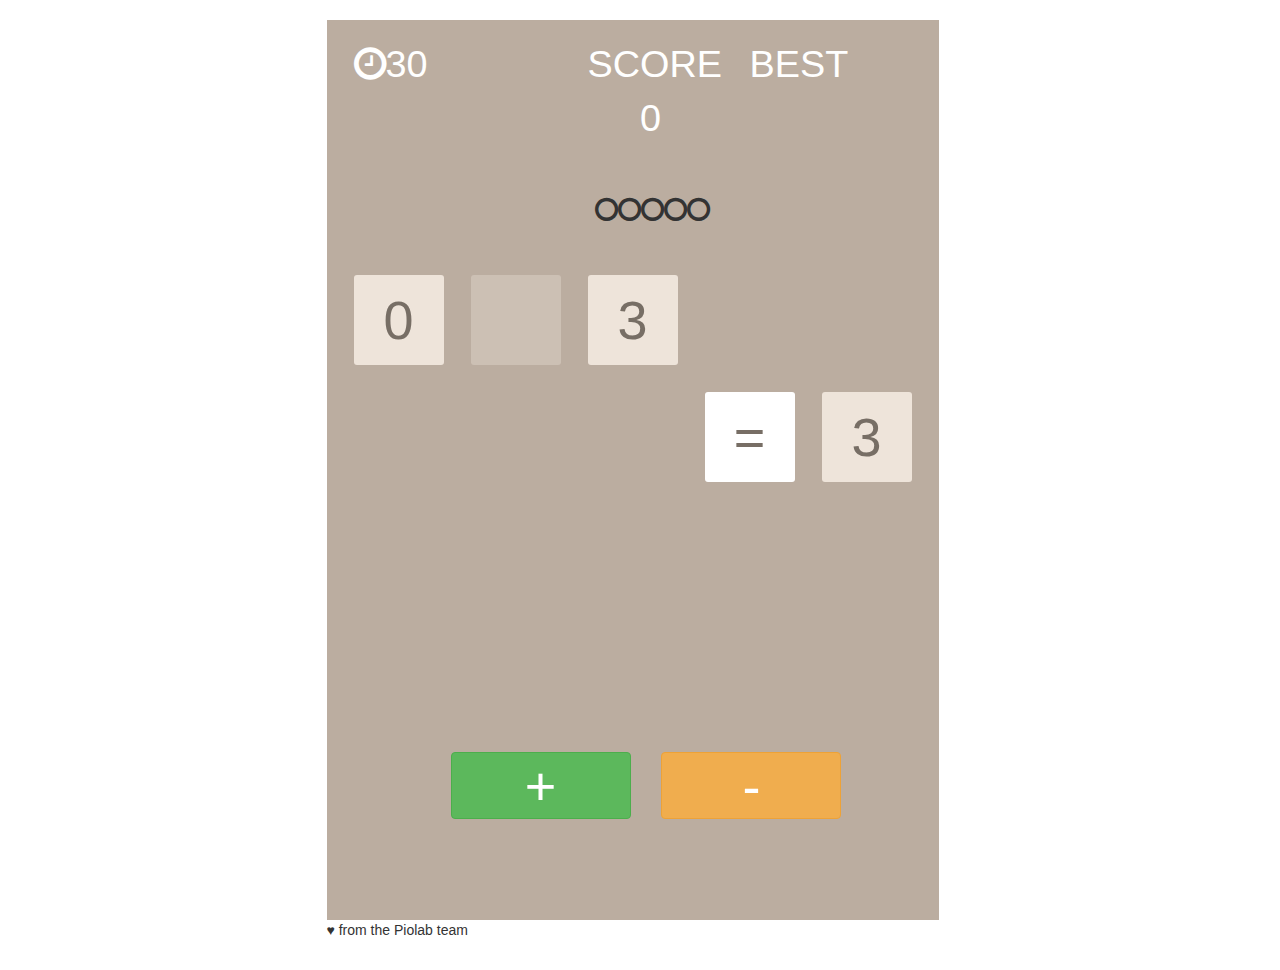
<file: index.html>
<!doctype html><!--[if lt IE 7]>      <html class="no-js lt-ie9 lt-ie8 lt-ie7"> <![endif]--><!--[if IE 7]>         <html class="no-js lt-ie9 lt-ie8"> <![endif]--><!--[if IE 8]>         <html class="no-js lt-ie9"> <![endif]--><!--[if gt IE 8]><!--><html class="no-js"><!--<![endif]--><head><meta charset="utf-8"><meta http-equiv="X-UA-Compatible" content="IE=edge"><title></title><meta name="description" content=""><meta name="viewport" content="width=device-width"><!-- Place favicon.ico and apple-touch-icon.png in the root directory --><link rel="stylesheet" href="styles/1d7769e0.vendor.css"><link rel="stylesheet" href="bower_components/font-awesome/css/font-awesome.css"><link rel="stylesheet" href="styles/8af702ae.main.css"><body ng-app="mathApp"><!--[if lt IE 7]>
      <p class="browsehappy">You are using an <strong>outdated</strong> browser. Please <a href="http://browsehappy.com/">upgrade your browser</a> to improve your experience.</p>
    <![endif]--><!-- Add your site or application content here --><div class="container" ng-view=""></div><!-- Google Analytics: change UA-XXXXX-X to be your site's ID --><script>(function(i,s,o,g,r,a,m){i['GoogleAnalyticsObject']=r;i[r]=i[r]||function(){
       (i[r].q=i[r].q||[]).push(arguments)},i[r].l=1*new Date();a=s.createElement(o),
       m=s.getElementsByTagName(o)[0];a.async=1;a.src=g;m.parentNode.insertBefore(a,m)
       })(window,document,'script','//www.google-analytics.com/analytics.js','ga');

       ga('create', 'UA-XXXXX-X');
       ga('send', 'pageview');</script><!--[if lt IE 9]>
    <script src="bower_components/es5-shim/es5-shim.js"></script>
    <script src="bower_components/json3/lib/json3.min.js"></script>
    <![endif]--><script src="scripts/c422dba7.vendor.js"></script><script src="scripts/7048b299.scripts.js"></script>
</file>
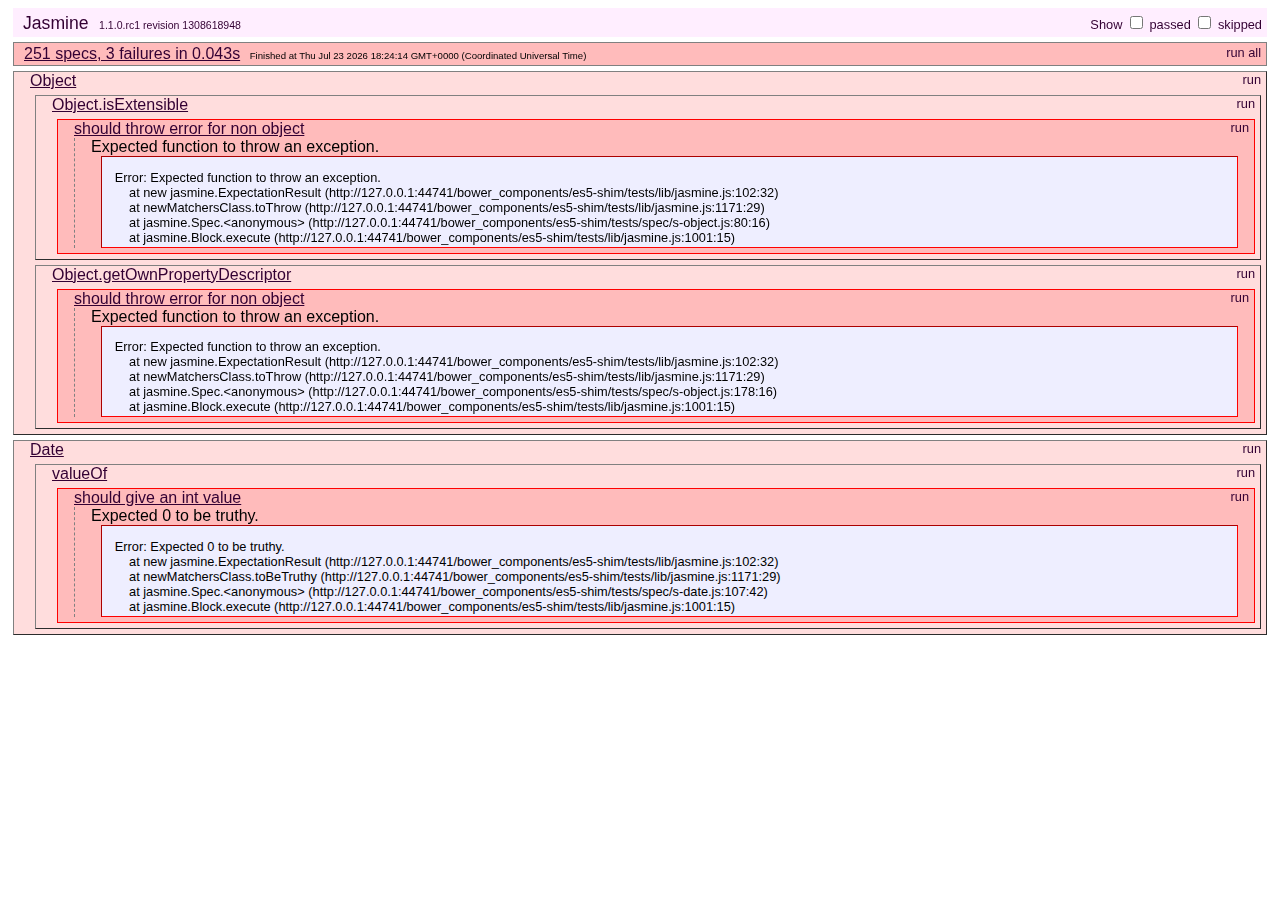
<file: bower_components/es5-shim/tests/index.html>
<!DOCTYPE HTML>
<html>
<head>
	<title>Jasmine Spec Runner</title>

	<link rel="shortcut icon" type="image/png" href="lib/jasmine_favicon.png">

	<link rel="stylesheet" type="text/css" href="lib/jasmine.css">
	<script type="text/javascript" src="lib/jasmine.js"></script>
	<script type="text/javascript" src="lib/jasmine-html.js"></script>
	<script type="text/javascript" src="lib/json2.js"></script>

	<!-- include helper files here... -->
	<script src="helpers/h.js"></script>
	<script src="helpers/h-kill.js"></script>
	<script src="helpers/h-matchers.js"></script>

	<!-- include source files here... -->
	<script src="../es5-shim.js"></script>
    <script src="../es5-sham.js"></script>

	<!-- include spec files here... -->
	<script src="spec/s-array.js"></script>
	<script src="spec/s-function.js"></script>
	<script src="spec/s-string.js"></script>
	<script src="spec/s-object.js"></script>
	<script src="spec/s-number.js"></script>
	<script src="spec/s-date.js"></script>


	<script type="text/javascript">
		(function() {
			var jasmineEnv = jasmine.getEnv();
			jasmineEnv.updateInterval = 1000;

			var trivialReporter = new jasmine.TrivialReporter();

			jasmineEnv.addReporter(trivialReporter);

			jasmineEnv.specFilter = function(spec) {
				return trivialReporter.specFilter(spec);
			};

			var currentWindowOnload = window.onload;

			window.onload = function() {
				if (currentWindowOnload) {
					currentWindowOnload();
				}
				execJasmine();
			};

			function execJasmine() {
				jasmineEnv.execute();
			}

		})();
	</script>

</head>

<body>
</body>
</html>
</file>
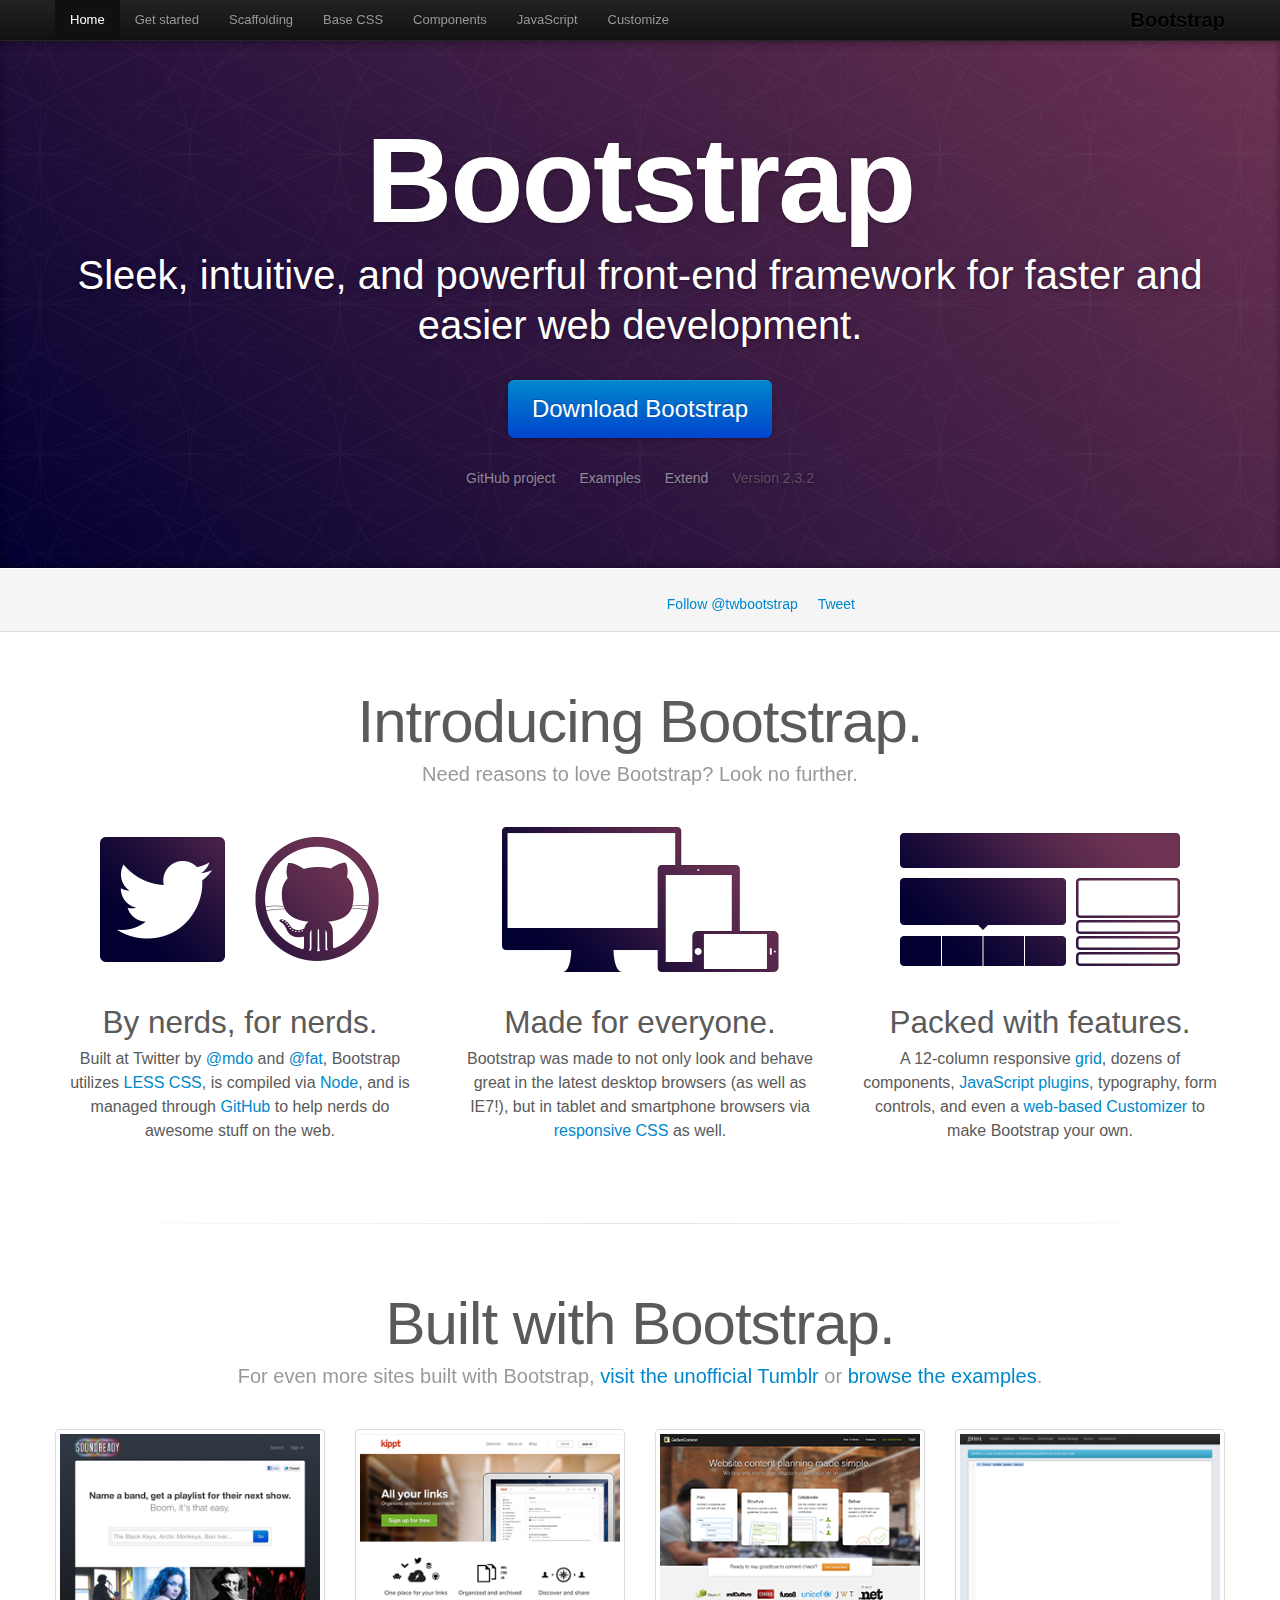
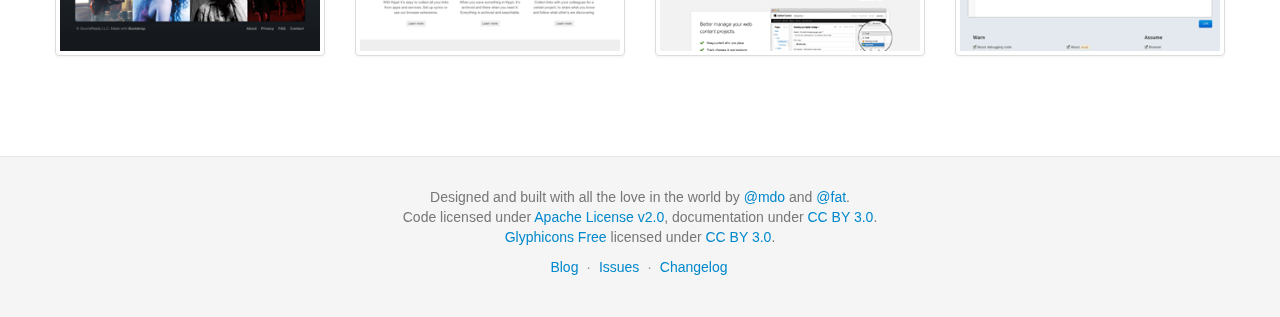
<file: bower_components/angular-timer/bower_components/bootstrap/docs/index.html>
<!DOCTYPE html>
<html lang="en">
  <head>
    <meta charset="utf-8">
    <title>Bootstrap</title>
    <meta name="viewport" content="width=device-width, initial-scale=1.0">
    <meta name="description" content="">
    <meta name="author" content="">

    <!-- Le styles -->
    <link href="assets/css/bootstrap.css" rel="stylesheet">
    <link href="assets/css/bootstrap-responsive.css" rel="stylesheet">
    <link href="assets/css/docs.css" rel="stylesheet">
    <link href="assets/js/google-code-prettify/prettify.css" rel="stylesheet">

    <!-- Le HTML5 shim, for IE6-8 support of HTML5 elements -->
    <!--[if lt IE 9]>
      <script src="assets/js/html5shiv.js"></script>
    <![endif]-->

    <!-- Le fav and touch icons -->
    <link rel="apple-touch-icon-precomposed" sizes="144x144" href="assets/ico/apple-touch-icon-144-precomposed.png">
    <link rel="apple-touch-icon-precomposed" sizes="114x114" href="assets/ico/apple-touch-icon-114-precomposed.png">
      <link rel="apple-touch-icon-precomposed" sizes="72x72" href="assets/ico/apple-touch-icon-72-precomposed.png">
                    <link rel="apple-touch-icon-precomposed" href="assets/ico/apple-touch-icon-57-precomposed.png">
                                   <link rel="shortcut icon" href="assets/ico/favicon.png">

    <script type="text/javascript">
      var _gaq = _gaq || [];
      _gaq.push(['_setAccount', 'UA-146052-10']);
      _gaq.push(['_trackPageview']);
      (function() {
        var ga = document.createElement('script'); ga.type = 'text/javascript'; ga.async = true;
        ga.src = ('https:' == document.location.protocol ? 'https://ssl' : 'http://www') + '.google-analytics.com/ga.js';
        var s = document.getElementsByTagName('script')[0]; s.parentNode.insertBefore(ga, s);
      })();
    </script>
  </head>

  <body data-spy="scroll" data-target=".bs-docs-sidebar">

    <!-- Navbar
    ================================================== -->
    <div class="navbar navbar-inverse navbar-fixed-top">
      <div class="navbar-inner">
        <div class="container">
          <button type="button" class="btn btn-navbar" data-toggle="collapse" data-target=".nav-collapse">
            <span class="icon-bar"></span>
            <span class="icon-bar"></span>
            <span class="icon-bar"></span>
          </button>
          <a class="brand" href="./index.html">Bootstrap</a>
          <div class="nav-collapse collapse">
            <ul class="nav">
              <li class="active">
                <a href="./index.html">Home</a>
              </li>
              <li class="">
                <a href="./getting-started.html">Get started</a>
              </li>
              <li class="">
                <a href="./scaffolding.html">Scaffolding</a>
              </li>
              <li class="">
                <a href="./base-css.html">Base CSS</a>
              </li>
              <li class="">
                <a href="./components.html">Components</a>
              </li>
              <li class="">
                <a href="./javascript.html">JavaScript</a>
              </li>
              <li class="">
                <a href="./customize.html">Customize</a>
              </li>
            </ul>
          </div>
        </div>
      </div>
    </div>

<div class="jumbotron masthead">
  <div class="container">
    <h1>Bootstrap</h1>
    <p>Sleek, intuitive, and powerful front-end framework for faster and easier web development.</p>
    <p>
      <a href="assets/bootstrap.zip" class="btn btn-primary btn-large" onclick="_gaq.push(['_trackEvent', 'Jumbotron actions', 'Download', 'Download 2.3.2']);">Download Bootstrap</a>
    </p>
    <ul class="masthead-links">
      <li>
        <a href="http://github.com/twitter/bootstrap" onclick="_gaq.push(['_trackEvent', 'Jumbotron actions', 'Jumbotron links', 'GitHub project']);">GitHub project</a>
      </li>
      <li>
        <a href="./getting-started.html#examples" onclick="_gaq.push(['_trackEvent', 'Jumbotron actions', 'Jumbotron links', 'Examples']);">Examples</a>
      </li>
      <li>
        <a href="./extend.html" onclick="_gaq.push(['_trackEvent', 'Jumbotron actions', 'Jumbotron links', 'Extend']);">Extend</a>
      </li>
      <li>
        Version 2.3.2
      </li>
    </ul>
  </div>
</div>

<div class="bs-docs-social">
  <div class="container">
    <ul class="bs-docs-social-buttons">
      <li>
        <iframe class="github-btn" src="http://ghbtns.com/github-btn.html?user=twbs&repo=bootstrap&type=watch&count=true" allowtransparency="true" frameborder="0" scrolling="0" width="100px" height="20px"></iframe>
      </li>
      <li>
        <iframe class="github-btn" src="http://ghbtns.com/github-btn.html?user=twbs&repo=bootstrap&type=fork&count=true" allowtransparency="true" frameborder="0" scrolling="0" width="102px" height="20px"></iframe>
      </li>
      <li class="follow-btn">
        <a href="https://twitter.com/twbootstrap" class="twitter-follow-button" data-link-color="#0069D6" data-show-count="true">Follow @twbootstrap</a>
      </li>
      <li class="tweet-btn">
        <a href="https://twitter.com/share" class="twitter-share-button" data-url="http://twbs.github.com/bootstrap/" data-count="horizontal" data-via="twbootstrap" data-related="mdo:Creator of Twitter Bootstrap">Tweet</a>
      </li>
    </ul>
  </div>
</div>

<div class="container">

  <div class="marketing">

    <h1>Introducing Bootstrap.</h1>
    <p class="marketing-byline">Need reasons to love Bootstrap? Look no further.</p>

    <div class="row-fluid">
      <div class="span4">
        <img class="marketing-img" src="assets/img/bs-docs-twitter-github.png">
        <h2>By nerds, for nerds.</h2>
        <p>Built at Twitter by <a href="http://twitter.com/mdo">@mdo</a> and <a href="http://twitter.com/fat">@fat</a>, Bootstrap utilizes <a href="http://lesscss.org">LESS CSS</a>, is compiled via <a href="http://nodejs.org">Node</a>, and is managed through <a href="http://github.com">GitHub</a> to help nerds do awesome stuff on the web.</p>
      </div>
      <div class="span4">
        <img class="marketing-img" src="assets/img/bs-docs-responsive-illustrations.png">
        <h2>Made for everyone.</h2>
        <p>Bootstrap was made to not only look and behave great in the latest desktop browsers (as well as IE7!), but in tablet and smartphone browsers via <a href="./scaffolding.html#responsive">responsive CSS</a> as well.</p>
      </div>
      <div class="span4">
        <img class="marketing-img" src="assets/img/bs-docs-bootstrap-features.png">
        <h2>Packed with features.</h2>
        <p>A 12-column responsive <a href="./scaffolding.html#gridSystem">grid</a>, dozens of components, <a href="./javascript.html">JavaScript plugins</a>, typography, form controls, and even a <a href="./customize.html">web-based Customizer</a> to make Bootstrap your own.</p>
      </div>
    </div>

    <hr class="soften">

    <h1>Built with Bootstrap.</h1>
    <p class="marketing-byline">For even more sites built with Bootstrap, <a href="http://builtwithbootstrap.tumblr.com/" target="_blank">visit the unofficial Tumblr</a> or <a href="./getting-started.html#examples">browse the examples</a>.</p>
    <div class="row-fluid">
      <ul class="thumbnails example-sites">
        <li class="span3">
          <a class="thumbnail" href="http://soundready.fm/" target="_blank">
            <img src="assets/img/example-sites/soundready.png" alt="SoundReady.fm">
          </a>
        </li>
        <li class="span3">
          <a class="thumbnail" href="http://kippt.com/" target="_blank">
            <img src="assets/img/example-sites/kippt.png" alt="Kippt">
          </a>
        </li>
        <li class="span3">
          <a class="thumbnail" href="http://www.gathercontent.com/" target="_blank">
            <img src="assets/img/example-sites/gathercontent.png" alt="Gather Content">
          </a>
        </li>
        <li class="span3">
          <a class="thumbnail" href="http://www.jshint.com/" target="_blank">
            <img src="assets/img/example-sites/jshint.png" alt="JS Hint">
          </a>
        </li>
      </ul>
     </div>

  </div>

</div>



    <!-- Footer
    ================================================== -->
    <footer class="footer">
      <div class="container">
        <p>Designed and built with all the love in the world by <a href="http://twitter.com/mdo" target="_blank">@mdo</a> and <a href="http://twitter.com/fat" target="_blank">@fat</a>.</p>
        <p>Code licensed under <a href="http://www.apache.org/licenses/LICENSE-2.0" target="_blank">Apache License v2.0</a>, documentation under <a href="http://creativecommons.org/licenses/by/3.0/">CC BY 3.0</a>.</p>
        <p><a href="http://glyphicons.com">Glyphicons Free</a> licensed under <a href="http://creativecommons.org/licenses/by/3.0/">CC BY 3.0</a>.</p>
        <ul class="footer-links">
          <li><a href="http://blog.getbootstrap.com">Blog</a></li>
          <li class="muted">&middot;</li>
          <li><a href="https://github.com/twbs/bootstrap/issues?state=open">Issues</a></li>
          <li class="muted">&middot;</li>
          <li><a href="https://github.com/twbs/bootstrap/releases">Changelog</a></li>
        </ul>
      </div>
    </footer>



    <!-- Le javascript
    ================================================== -->
    <!-- Placed at the end of the document so the pages load faster -->
    <script type="text/javascript" src="http://platform.twitter.com/widgets.js"></script>
    <script src="assets/js/jquery.js"></script>
    <script src="assets/js/bootstrap-transition.js"></script>
    <script src="assets/js/bootstrap-alert.js"></script>
    <script src="assets/js/bootstrap-modal.js"></script>
    <script src="assets/js/bootstrap-dropdown.js"></script>
    <script src="assets/js/bootstrap-scrollspy.js"></script>
    <script src="assets/js/bootstrap-tab.js"></script>
    <script src="assets/js/bootstrap-tooltip.js"></script>
    <script src="assets/js/bootstrap-popover.js"></script>
    <script src="assets/js/bootstrap-button.js"></script>
    <script src="assets/js/bootstrap-collapse.js"></script>
    <script src="assets/js/bootstrap-carousel.js"></script>
    <script src="assets/js/bootstrap-typeahead.js"></script>
    <script src="assets/js/bootstrap-affix.js"></script>

    <script src="assets/js/holder/holder.js"></script>
    <script src="assets/js/google-code-prettify/prettify.js"></script>

    <script src="assets/js/application.js"></script>


    <!-- Analytics
    ================================================== -->
    <script>
      var _gauges = _gauges || [];
      (function() {
        var t   = document.createElement('script');
        t.type  = 'text/javascript';
        t.async = true;
        t.id    = 'gauges-tracker';
        t.setAttribute('data-site-id', '4f0dc9fef5a1f55508000013');
        t.src = '//secure.gaug.es/track.js';
        var s = document.getElementsByTagName('script')[0];
        s.parentNode.insertBefore(t, s);
      })();
    </script>

  </body>
</html>
</file>
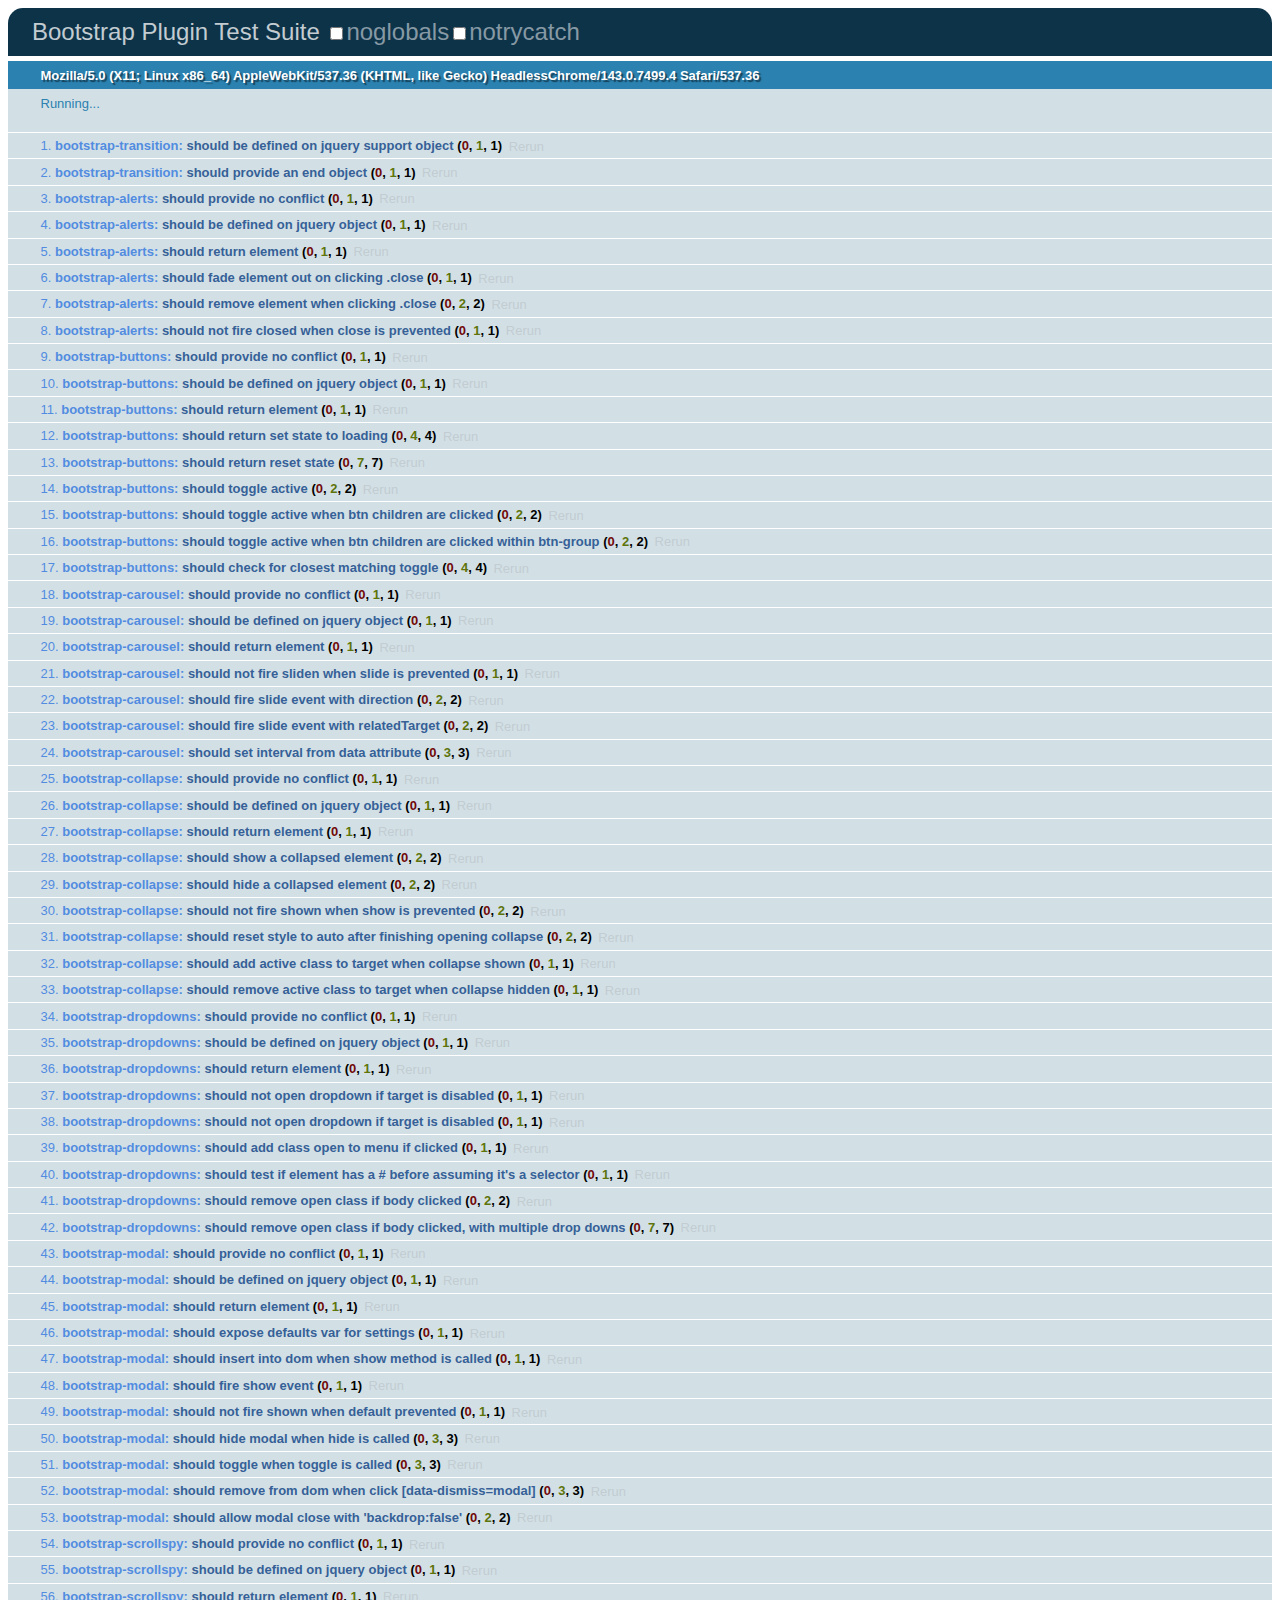
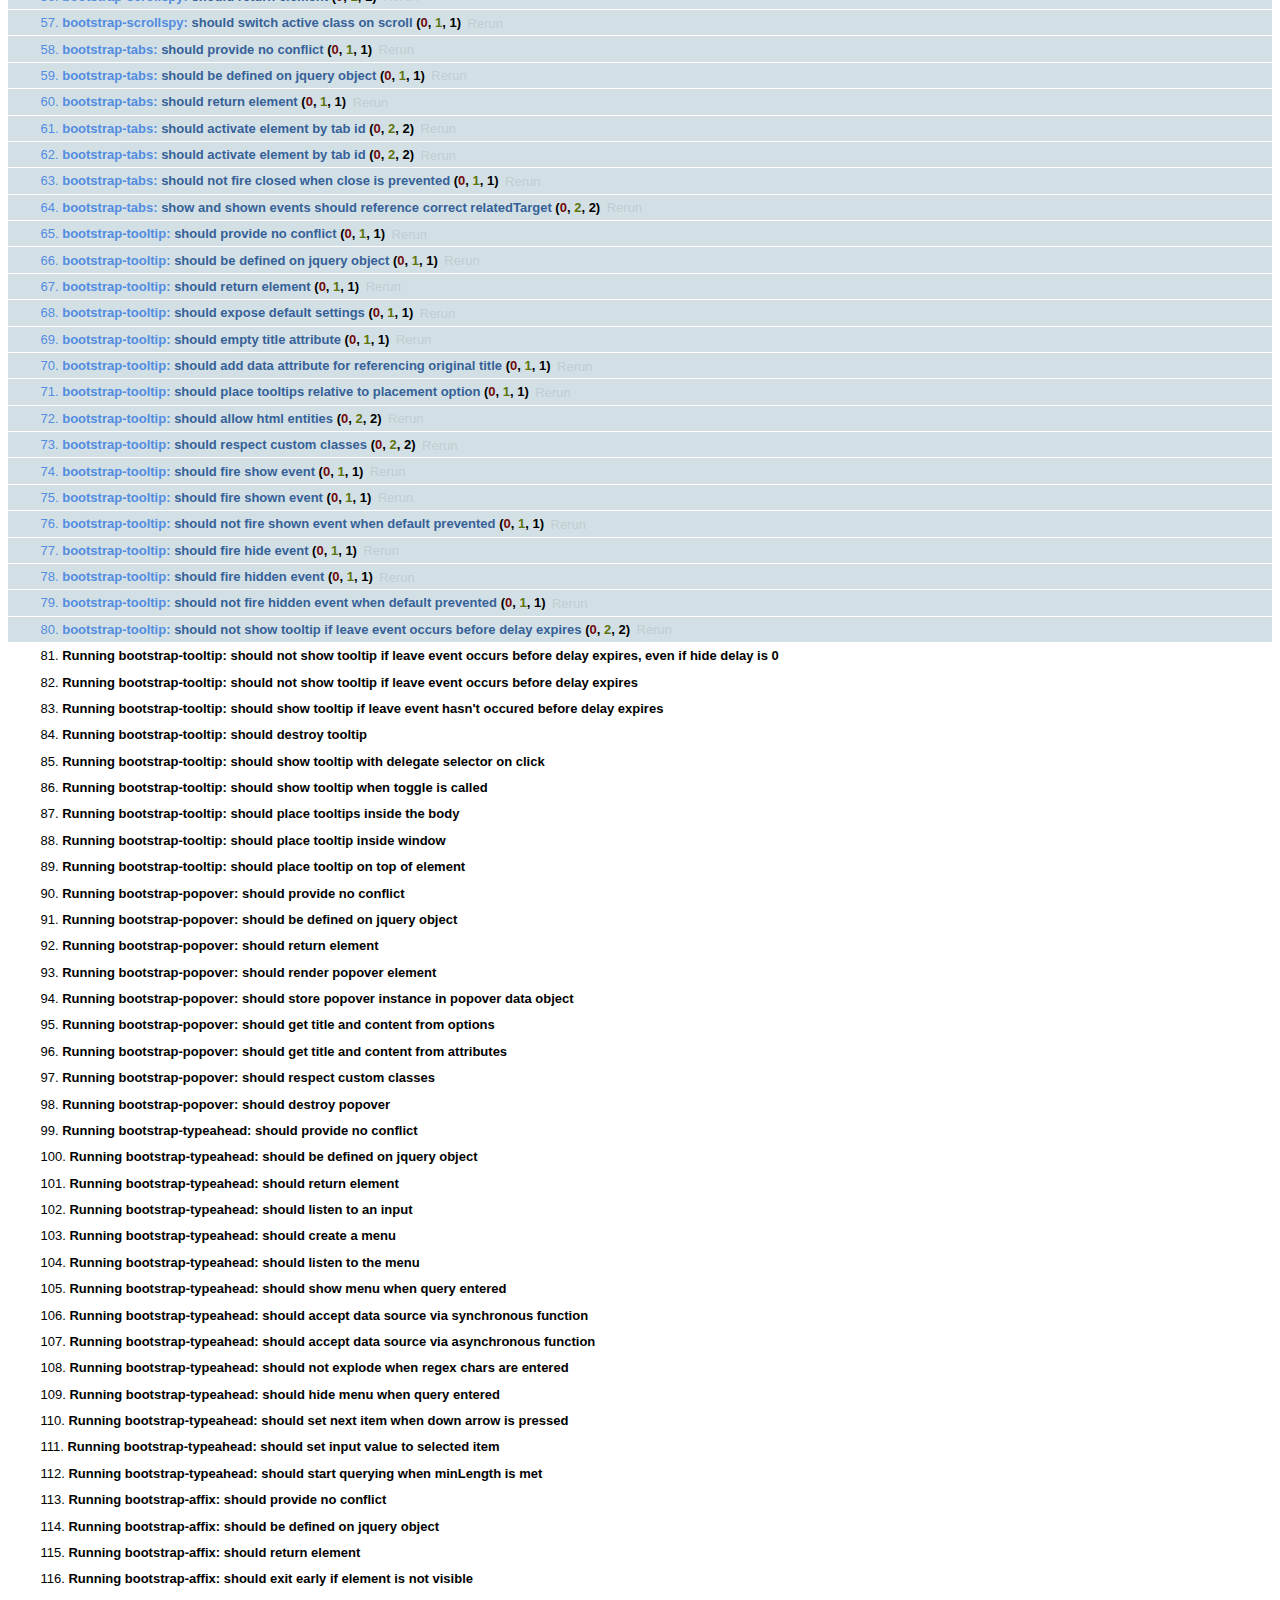
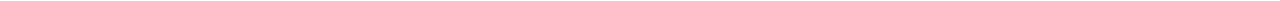
<file: bower_components/angular-timer/bower_components/bootstrap/js/tests/index.html>
<!DOCTYPE HTML>
<html>
<head>
  <title>Bootstrap Plugin Test Suite</title>

  <!-- jquery -->
  <!--<script src="http://code.jquery.com/jquery-1.7.min.js"></script>-->
  <script src="vendor/jquery.js"></script>

  <!-- qunit -->
  <link rel="stylesheet" href="vendor/qunit.css" type="text/css" media="screen" />
  <script src="vendor/qunit.js"></script>

  <!-- phantomjs logging script-->
  <script src="unit/bootstrap-phantom.js"></script>

  <!--  plugin sources -->
  <script src="../../js/bootstrap-transition.js"></script>
  <script src="../../js/bootstrap-alert.js"></script>
  <script src="../../js/bootstrap-button.js"></script>
  <script src="../../js/bootstrap-carousel.js"></script>
  <script src="../../js/bootstrap-collapse.js"></script>
  <script src="../../js/bootstrap-dropdown.js"></script>
  <script src="../../js/bootstrap-modal.js"></script>
  <script src="../../js/bootstrap-scrollspy.js"></script>
  <script src="../../js/bootstrap-tab.js"></script>
  <script src="../../js/bootstrap-tooltip.js"></script>
  <script src="../../js/bootstrap-popover.js"></script>
  <script src="../../js/bootstrap-typeahead.js"></script>
  <script src="../../js/bootstrap-affix.js"></script>

  <!-- unit tests -->
  <script src="unit/bootstrap-transition.js"></script>
  <script src="unit/bootstrap-alert.js"></script>
  <script src="unit/bootstrap-button.js"></script>
  <script src="unit/bootstrap-carousel.js"></script>
  <script src="unit/bootstrap-collapse.js"></script>
  <script src="unit/bootstrap-dropdown.js"></script>
  <script src="unit/bootstrap-modal.js"></script>
  <script src="unit/bootstrap-scrollspy.js"></script>
  <script src="unit/bootstrap-tab.js"></script>
  <script src="unit/bootstrap-tooltip.js"></script>
  <script src="unit/bootstrap-popover.js"></script>
  <script src="unit/bootstrap-typeahead.js"></script>
  <script src="unit/bootstrap-affix.js"></script>
</head>
<body>
  <div>
    <h1 id="qunit-header">Bootstrap Plugin Test Suite</h1>
    <h2 id="qunit-banner"></h2>
    <h2 id="qunit-userAgent"></h2>
    <ol id="qunit-tests"></ol>
    <div id="qunit-fixture"></div>
  </div>
</body>
</html>
</file>
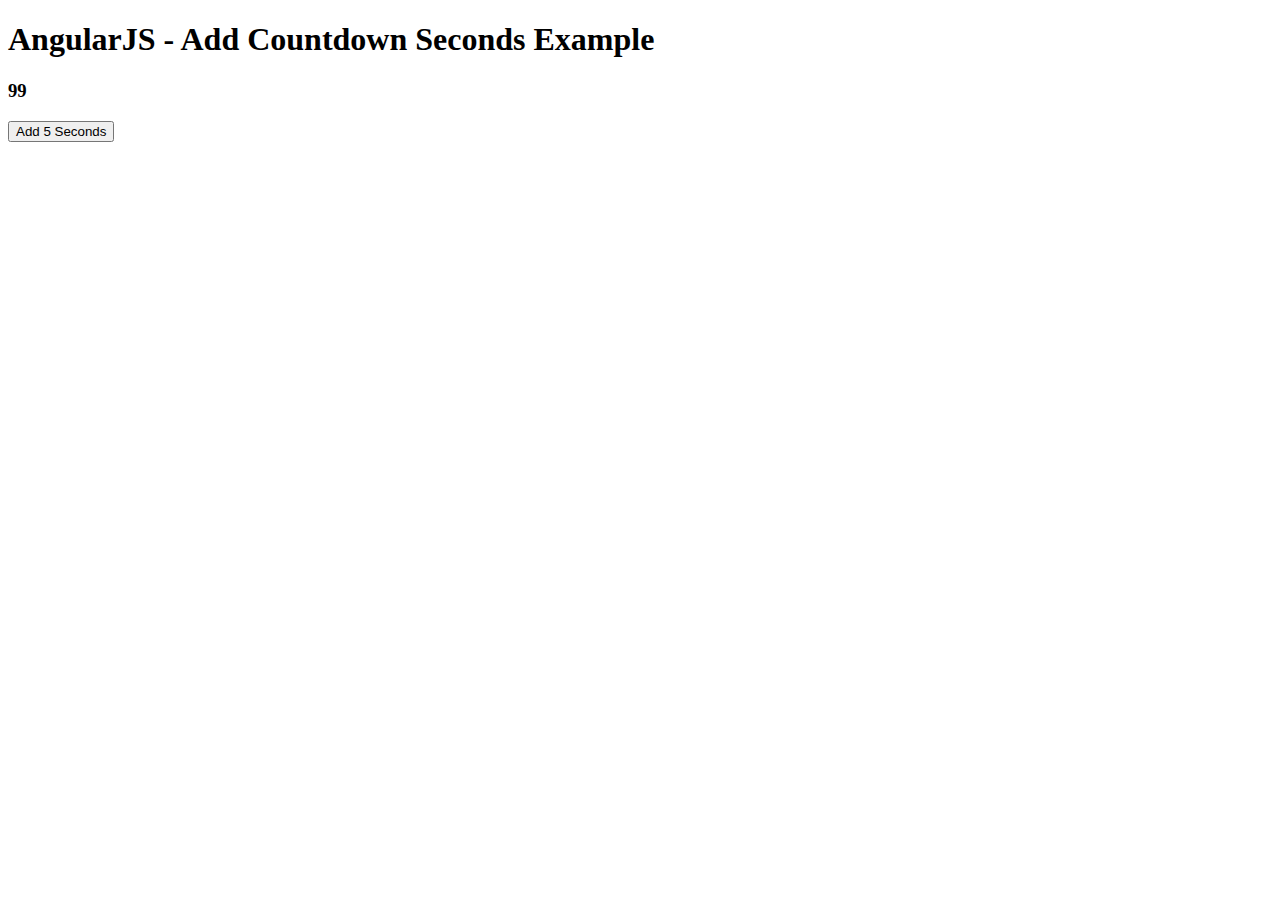
<file: bower_components/angular-timer/examples/angularjs-add-countdown-seconds.html>
<!DOCTYPE html>
<html>
<head>
    <title>AngularJS Example - Single Timer Example</title>
    <script src="../bower_components/angular/angular.min.js"></script>
    <script src="../app/js/timer.js"></script>
    <script>
        angular.module('MyApp', ['timer']);
        function MyAppController($scope) {
            $scope.add5Seconds = function () {
                $scope.$broadcast('timer-add-cd-seconds', 5);
            }
        }
        MyAppController.$inject = ['$scope'];
    </script>
</head>
<body ng-app="MyApp">
    <div ng-controller="MyAppController">
        <h1>AngularJS - Add Countdown Seconds Example</h1>
        <h3><timer countdown="100" interval="1000">{{countdown}}</timer></h3>
        <button ng-click="add5Seconds()">Add 5 Seconds</button>
    </div>
    <br/>
</body>
</html>
</file>
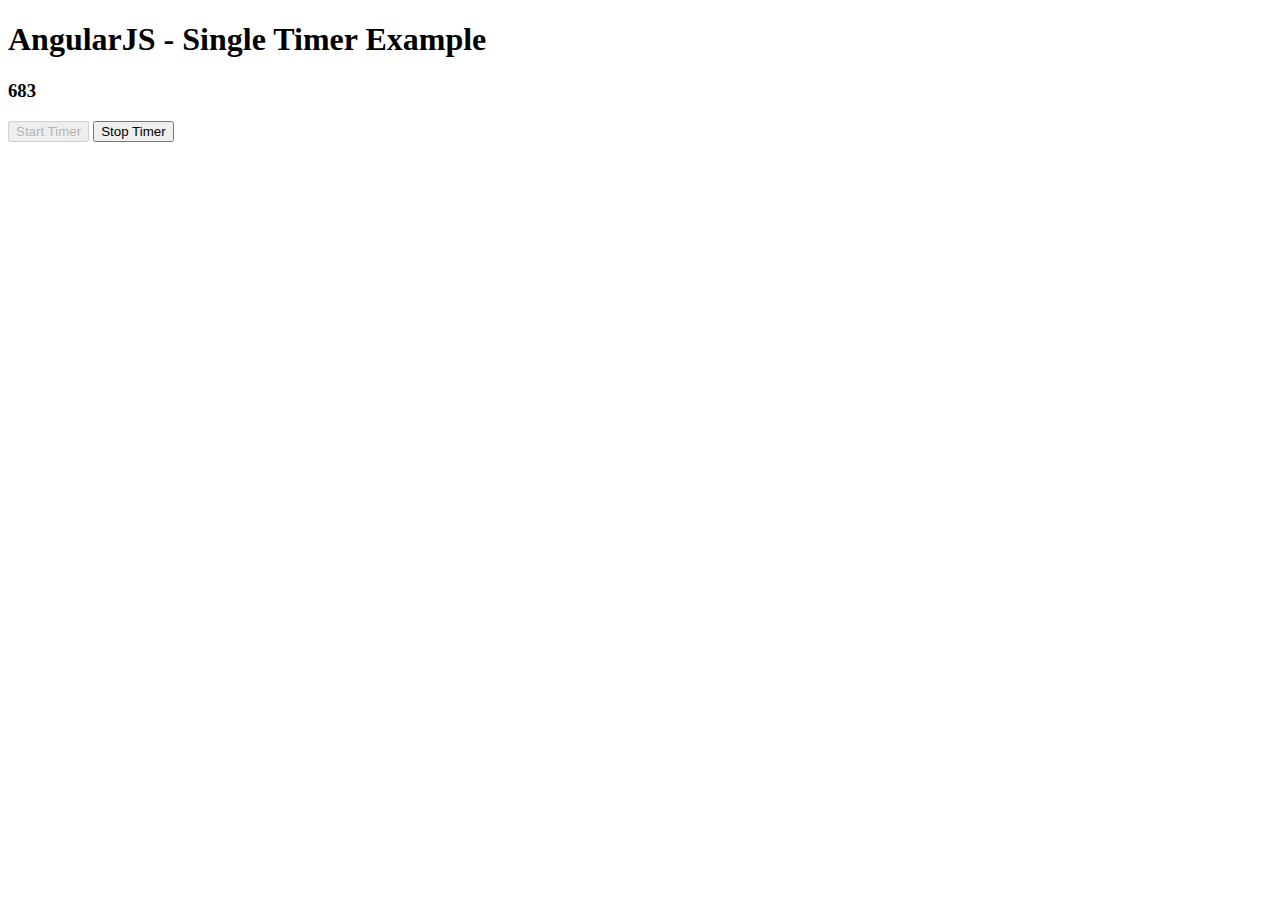
<file: bower_components/angular-timer/examples/angularjs-single-timer.html>
<!DOCTYPE html>
<html>
<head>
    <title>AngularJS Example - Single Timer Example</title>
    <script src="../bower_components/angular/angular.min.js"></script>
    <script src="../app/js/timer.js"></script>
    <script>
        angular.module('MyApp', ['timer']);
        function MyAppController($scope) {
            $scope.timerRunning = true;

            $scope.startTimer = function (){
                $scope.$broadcast('timer-start');
                $scope.timerRunning = true;
            };

            $scope.stopTimer = function (){
                $scope.$broadcast('timer-stop');
                $scope.timerRunning = false;
            };

            $scope.$on('timer-stopped', function (event, data){
                console.log('Timer Stopped - data = ', data);
            });
        }
        MyAppController.$inject = ['$scope'];
    </script>
</head>
<body ng-app="MyApp">
    <div ng-controller="MyAppController">
        <h1>AngularJS - Single Timer Example</h1>
        <h3><timer/></h3>
        <button ng-click="startTimer()" ng-disabled="timerRunning">Start Timer</button>
        <button ng-click="stopTimer()" ng-disabled="!timerRunning">Stop Timer</button>
    </div>
    <br/>
</body>
</html>
</file>
<file: styles/8af702ae.main.css>
.true-icon{color:green;-webkit-animation:appear 100ms ease;animation:appear 100ms ease}.false-icon{color:red;-webkit-animation:appear 300ms ease;animation:appear 300ms ease}.right-check{color:green}.consecutive-right-answer{font-size:3vh;margin-bottom:5vh}.game-board{background-color:#bbada0;height:100vh;text-align:center}.game-board.over{opacity:.5}.game-over{position:absolute;z-index:100;padding-top:100px;text-align:center;font-size:50px}.question{margin-bottom:10vh}.tile{float:left;border-radius:3px;background-color:#fff;color:#776e65}.tile-blank{background-color:rgba(238,228,218,.35)}.tile-number{background-color:#eee4da;color:#776e65}.tile-sign{-webkit-animation:appear 300ms ease;animation:appear 300ms ease}@-webkit-keyframes appear{0%{opacity:0;-webkit-transform:scale(0);transform:scale(0)}100%{opacity:1;-webkit-transform:scale(1);transform:scale(1)}}@keyframes appear{0%{opacity:0;-webkit-transform:scale(0);transform:scale(0)}100%{opacity:1;-webkit-transform:scale(1);transform:scale(1)}}@-webkit-keyframes fade-in{0%{opacity:0}100%{opacity:1}}@keyframes fade-in{0%{opacity:0}100%{opacity:1}}.stop-watch{margin-left:4vh}.game-header .score{margin-left:12vh;text-align:center}.game-header .best-score{margin-left:4vh}.best-score,.game-header .stop-watch,.score{width:14vh;float:left}.game-header{font-size:4.2vh;text-align:left;color:#fff;padding-top:2vh;margin-bottom:5vh}.browsehappy{margin:.2em 0;background:#ccc;color:#000;padding:.2em 0}body{padding-top:20px;padding-bottom:20px;font-family:"Clear Sans","Helvetica Neue",Arial,sans-serif}@media screen and (max-width:500px){.game-over{width:89vw;height:39vw;-webkit-animation:fade-in 800ms ease 800ms;animation:fade-in 800ms ease 800ms}.tile-3{height:13vw;width:13vw;font-size:7.8vw;line-height:13vw;margin-left:4vw;margin-bottom:4vw}.result{font-size:11.7vw;height:10vh;margin-bottom:20vh}.tile.tile-equal{margin-left:55vw}.btn-minus,.btn-plus{width:26vw;height:9.75vw;font-size:7.8vw;line-height:7.8vw;margin-left:4vw}.stop-watch{margin-left:4vw}.game-board{width:89vw}.container{width:95vw}}@media screen and (min-width:500px){.game-over{width:68vh;height:30vh;-webkit-animation:fade-in 800ms ease 800ms;animation:fade-in 800ms ease 800ms}.tile-3{height:10vh;width:10vh;font-size:6vh;line-height:10vh;margin-left:3vh;margin-bottom:3vh}.result{font-size:9vh;height:10vh;margin-bottom:20vh}.tile.tile-equal{margin-left:42vh}.btn-minus,.btn-plus{width:20vh;height:7.5vh;font-size:6vh;line-height:6vh;margin-left:3vh}.stop-watch{margin-left:3vh}.game-board{width:68vh}.container{width:73vh}}
</file>
<file: bower_components/es5-shim/tests/lib/jasmine.css>
body {
  font-family: "Helvetica Neue Light", "Lucida Grande", "Calibri", "Arial", sans-serif;
}


.jasmine_reporter a:visited, .jasmine_reporter a {
  color: #303; 
}

.jasmine_reporter a:hover, .jasmine_reporter a:active {
  color: blue; 
}

.run_spec {
  float:right;
  padding-right: 5px;
  font-size: .8em;
  text-decoration: none;
}

.jasmine_reporter {
  margin: 0 5px;
}

.banner {
  color: #303;
  background-color: #fef;
  padding: 5px;
}

.logo {
  float: left;
  font-size: 1.1em;
  padding-left: 5px;
}

.logo .version {
  font-size: .6em;
  padding-left: 1em;
}

.runner.running {
  background-color: yellow;
}


.options {
  text-align: right;
  font-size: .8em;
}




.suite {
  border: 1px outset gray;
  margin: 5px 0;
  padding-left: 1em;
}

.suite .suite {
  margin: 5px; 
}

.suite.passed {
  background-color: #dfd;
}

.suite.failed {
  background-color: #fdd;
}

.spec {
  margin: 5px;
  padding-left: 1em;
  clear: both;
}

.spec.failed, .spec.passed, .spec.skipped {
  padding-bottom: 5px;
  border: 1px solid gray;
}

.spec.failed {
  background-color: #fbb;
  border-color: red;
}

.spec.passed {
  background-color: #bfb;
  border-color: green;
}

.spec.skipped {
  background-color: #bbb;
}

.messages {
  border-left: 1px dashed gray;
  padding-left: 1em;
  padding-right: 1em;
}

.passed {
  background-color: #cfc;
  display: none;
}

.failed {
  background-color: #fbb;
}

.skipped {
  color: #777;
  background-color: #eee;
  display: none;
}


/*.resultMessage {*/
  /*white-space: pre;*/
/*}*/

.resultMessage span.result {
  display: block;
  line-height: 2em;
  color: black;
}

.resultMessage .mismatch {
  color: black;
}

.stackTrace {
  white-space: pre;
  font-size: .8em;
  margin-left: 10px;
  max-height: 5em;
  overflow: auto;
  border: 1px inset red;
  padding: 1em;
  background: #eef;
}

.finished-at {
  padding-left: 1em;
  font-size: .6em;
}

.show-passed .passed,
.show-skipped .skipped {
  display: block;
}


#jasmine_content {
  position:fixed;
  right: 100%;
}

.runner {
  border: 1px solid gray;
  display: block;
  margin: 5px 0;
  padding: 2px 0 2px 10px;
}
</file>
<file: bower_components/angular-timer/bower_components/bootstrap/docs/assets/js/google-code-prettify/prettify.css>
.com { color: #93a1a1; }
.lit { color: #195f91; }
.pun, .opn, .clo { color: #93a1a1; }
.fun { color: #dc322f; }
.str, .atv { color: #D14; }
.kwd, .prettyprint .tag { color: #1e347b; }
.typ, .atn, .dec, .var { color: teal; }
.pln { color: #48484c; }

.prettyprint {
  padding: 8px;
  background-color: #f7f7f9;
  border: 1px solid #e1e1e8;
}
.prettyprint.linenums {
  -webkit-box-shadow: inset 40px 0 0 #fbfbfc, inset 41px 0 0 #ececf0;
     -moz-box-shadow: inset 40px 0 0 #fbfbfc, inset 41px 0 0 #ececf0;
          box-shadow: inset 40px 0 0 #fbfbfc, inset 41px 0 0 #ececf0;
}

/* Specify class=linenums on a pre to get line numbering */
ol.linenums {
  margin: 0 0 0 33px; /* IE indents via margin-left */
}
ol.linenums li {
  padding-left: 12px;
  color: #bebec5;
  line-height: 20px;
  text-shadow: 0 1px 0 #fff;
}
</file>
<file: bower_components/angular-timer/bower_components/bootstrap/docs/assets/css/docs.css>
/* Add additional stylesheets below
-------------------------------------------------- */
/*
  Bootstrap's documentation styles
  Special styles for presenting Bootstrap's documentation and examples
*/



/* Body and structure
-------------------------------------------------- */

body {
  position: relative;
  padding-top: 40px;
}

/* Code in headings */
h3 code {
  font-size: 14px;
  font-weight: normal;
}



/* Tweak navbar brand link to be super sleek
-------------------------------------------------- */

body > .navbar {
  font-size: 13px;
}

/* Change the docs' brand */
body > .navbar .brand {
  padding-right: 0;
  padding-left: 0;
  margin-left: 20px;
  float: right;
  font-weight: bold;
  color: #000;
  text-shadow: 0 1px 0 rgba(255,255,255,.1), 0 0 30px rgba(255,255,255,.125);
  -webkit-transition: all .2s linear;
     -moz-transition: all .2s linear;
          transition: all .2s linear;
}
body > .navbar .brand:hover {
  text-decoration: none;
  text-shadow: 0 1px 0 rgba(255,255,255,.1), 0 0 30px rgba(255,255,255,.4);
}


/* Sections
-------------------------------------------------- */

/* padding for in-page bookmarks and fixed navbar */
section {
  padding-top: 30px;
}
section > .page-header,
section > .lead {
  color: #5a5a5a;
}
section > ul li {
  margin-bottom: 5px;
}

/* Separators (hr) */
.bs-docs-separator {
  margin: 40px 0 39px;
}

/* Faded out hr */
hr.soften {
  height: 1px;
  margin: 70px 0;
  background-image: -webkit-linear-gradient(left, rgba(0,0,0,0), rgba(0,0,0,.1), rgba(0,0,0,0));
  background-image:    -moz-linear-gradient(left, rgba(0,0,0,0), rgba(0,0,0,.1), rgba(0,0,0,0));
  background-image:     -ms-linear-gradient(left, rgba(0,0,0,0), rgba(0,0,0,.1), rgba(0,0,0,0));
  background-image:      -o-linear-gradient(left, rgba(0,0,0,0), rgba(0,0,0,.1), rgba(0,0,0,0));
  border: 0;
}



/* Jumbotrons
-------------------------------------------------- */

/* Base class
------------------------- */
.jumbotron {
  position: relative;
  padding: 40px 0;
  color: #fff;
  text-align: center;
  text-shadow: 0 1px 3px rgba(0,0,0,.4), 0 0 30px rgba(0,0,0,.075);
  background: #020031; /* Old browsers */
  background: -moz-linear-gradient(45deg,  #020031 0%, #6d3353 100%); /* FF3.6+ */
  background: -webkit-gradient(linear, left bottom, right top, color-stop(0%,#020031), color-stop(100%,#6d3353)); /* Chrome,Safari4+ */
  background: -webkit-linear-gradient(45deg,  #020031 0%,#6d3353 100%); /* Chrome10+,Safari5.1+ */
  background: -o-linear-gradient(45deg,  #020031 0%,#6d3353 100%); /* Opera 11.10+ */
  background: -ms-linear-gradient(45deg,  #020031 0%,#6d3353 100%); /* IE10+ */
  background: linear-gradient(45deg,  #020031 0%,#6d3353 100%); /* W3C */
  filter: progid:DXImageTransform.Microsoft.gradient( startColorstr='#020031', endColorstr='#6d3353',GradientType=1 ); /* IE6-9 fallback on horizontal gradient */
  -webkit-box-shadow: inset 0 3px 7px rgba(0,0,0,.2), inset 0 -3px 7px rgba(0,0,0,.2);
     -moz-box-shadow: inset 0 3px 7px rgba(0,0,0,.2), inset 0 -3px 7px rgba(0,0,0,.2);
          box-shadow: inset 0 3px 7px rgba(0,0,0,.2), inset 0 -3px 7px rgba(0,0,0,.2);
}
.jumbotron h1 {
  font-size: 80px;
  font-weight: bold;
  letter-spacing: -1px;
  line-height: 1;
}
.jumbotron p {
  font-size: 24px;
  font-weight: 300;
  line-height: 1.25;
  margin-bottom: 30px;
}

/* Link styles (used on .masthead-links as well) */
.jumbotron a {
  color: #fff;
  color: rgba(255,255,255,.5);
  -webkit-transition: all .2s ease-in-out;
     -moz-transition: all .2s ease-in-out;
          transition: all .2s ease-in-out;
}
.jumbotron a:hover {
  color: #fff;
  text-shadow: 0 0 10px rgba(255,255,255,.25);
}

/* Download button */
.masthead .btn {
  padding: 19px 24px;
  font-size: 24px;
  font-weight: 200;
  color: #fff; /* redeclare to override the `.jumbotron a` */
  border: 0;
  -webkit-border-radius: 6px;
     -moz-border-radius: 6px;
          border-radius: 6px;
  -webkit-box-shadow: inset 0 1px 0 rgba(255,255,255,.1), 0 1px 5px rgba(0,0,0,.25);
     -moz-box-shadow: inset 0 1px 0 rgba(255,255,255,.1), 0 1px 5px rgba(0,0,0,.25);
          box-shadow: inset 0 1px 0 rgba(255,255,255,.1), 0 1px 5px rgba(0,0,0,.25);
  -webkit-transition: none;
     -moz-transition: none;
          transition: none;
}
.masthead .btn:hover {
  -webkit-box-shadow: inset 0 1px 0 rgba(255,255,255,.1), 0 1px 5px rgba(0,0,0,.25);
     -moz-box-shadow: inset 0 1px 0 rgba(255,255,255,.1), 0 1px 5px rgba(0,0,0,.25);
          box-shadow: inset 0 1px 0 rgba(255,255,255,.1), 0 1px 5px rgba(0,0,0,.25);
}
.masthead .btn:active {
  -webkit-box-shadow: inset 0 2px 4px rgba(0,0,0,.1), 0 1px 0 rgba(255,255,255,.1);
     -moz-box-shadow: inset 0 2px 4px rgba(0,0,0,.1), 0 1px 0 rgba(255,255,255,.1);
          box-shadow: inset 0 2px 4px rgba(0,0,0,.1), 0 1px 0 rgba(255,255,255,.1);
}


/* Pattern overlay
------------------------- */
.jumbotron .container {
  position: relative;
  z-index: 2;
}
.jumbotron:after {
  content: '';
  display: block;
  position: absolute;
  top: 0;
  right: 0;
  bottom: 0;
  left: 0;
  background: url(../img/bs-docs-masthead-pattern.png) repeat center center;
  opacity: .4;
}
@media
only screen and (-webkit-min-device-pixel-ratio: 2),
only screen and (   min--moz-device-pixel-ratio: 2),
only screen and (     -o-min-device-pixel-ratio: 2/1) {

  .jumbotron:after {
    background-size: 150px 150px;
  }

}

/* Masthead (docs home)
------------------------- */
.masthead {
  padding: 70px 0 80px;
  margin-bottom: 0;
  color: #fff;
}
.masthead h1 {
  font-size: 120px;
  line-height: 1;
  letter-spacing: -2px;
}
.masthead p {
  font-size: 40px;
  font-weight: 200;
  line-height: 1.25;
}

/* Textual links in masthead */
.masthead-links {
  margin: 0;
  list-style: none;
}
.masthead-links li {
  display: inline;
  padding: 0 10px;
  color: rgba(255,255,255,.25);
}

/* Social proof buttons from GitHub & Twitter */
.bs-docs-social {
  padding: 15px 0;
  text-align: center;
  background-color: #f5f5f5;
  border-top: 1px solid #fff;
  border-bottom: 1px solid #ddd;
}

/* Quick links on Home */
.bs-docs-social-buttons {
  margin-left: 0;
  margin-bottom: 0;
  padding-left: 0;
  list-style: none;
}
.bs-docs-social-buttons li {
  display: inline-block;
  padding: 5px 8px;
  line-height: 1;
  *display: inline;
  *zoom: 1;
}

/* Subhead (other pages)
------------------------- */
.subhead {
  text-align: left;
  border-bottom: 1px solid #ddd;
}
.subhead h1 {
  font-size: 60px;
}
.subhead p {
  margin-bottom: 20px;
}
.subhead .navbar {
  display: none;
}



/* Marketing section of Overview
-------------------------------------------------- */

.marketing {
  text-align: center;
  color: #5a5a5a;
}
.marketing h1 {
  margin: 60px 0 10px;
  font-size: 60px;
  font-weight: 200;
  line-height: 1;
  letter-spacing: -1px;
}
.marketing h2 {
  font-weight: 200;
  margin-bottom: 5px;
}
.marketing p {
  font-size: 16px;
  line-height: 1.5;
}
.marketing .marketing-byline {
  margin-bottom: 40px;
  font-size: 20px;
  font-weight: 300;
  line-height: 1.25;
  color: #999;
}
.marketing-img {
  display: block;
  margin: 0 auto 30px;
  max-height: 145px;
}



/* Footer
-------------------------------------------------- */

.footer {
  text-align: center;
  padding: 30px 0;
  margin-top: 70px;
  border-top: 1px solid #e5e5e5;
  background-color: #f5f5f5;
}
.footer p {
  margin-bottom: 0;
  color: #777;
}
.footer-links {
  margin: 10px 0;
}
.footer-links li {
  display: inline;
  padding: 0 2px;
}
.footer-links li:first-child {
  padding-left: 0;
}



/* Special grid styles
-------------------------------------------------- */

.show-grid {
  margin-top: 10px;
  margin-bottom: 20px;
}
.show-grid [class*="span"] {
  background-color: #eee;
  text-align: center;
  -webkit-border-radius: 3px;
     -moz-border-radius: 3px;
          border-radius: 3px;
  min-height: 40px;
  line-height: 40px;
}
.show-grid [class*="span"]:hover {
  background-color: #ddd;
}
.show-grid .show-grid {
  margin-top: 0;
  margin-bottom: 0;
}
.show-grid .show-grid [class*="span"] {
  margin-top: 5px;
}
.show-grid [class*="span"] [class*="span"] {
  background-color: #ccc;
}
.show-grid [class*="span"] [class*="span"] [class*="span"] {
  background-color: #999;
}



/* Mini layout previews
-------------------------------------------------- */
.mini-layout {
  border: 1px solid #ddd;
  -webkit-border-radius: 6px;
     -moz-border-radius: 6px;
          border-radius: 6px;
  -webkit-box-shadow: 0 1px 2px rgba(0,0,0,.075);
     -moz-box-shadow: 0 1px 2px rgba(0,0,0,.075);
          box-shadow: 0 1px 2px rgba(0,0,0,.075);
}
.mini-layout,
.mini-layout .mini-layout-body,
.mini-layout.fluid .mini-layout-sidebar {
  height: 300px;
}
.mini-layout {
  margin-bottom: 20px;
  padding: 9px;
}
.mini-layout div {
  -webkit-border-radius: 3px;
     -moz-border-radius: 3px;
          border-radius: 3px;
}
.mini-layout .mini-layout-body {
  background-color: #dceaf4;
  margin: 0 auto;
  width: 70%;
}
.mini-layout.fluid .mini-layout-sidebar,
.mini-layout.fluid .mini-layout-header,
.mini-layout.fluid .mini-layout-body {
  float: left;
}
.mini-layout.fluid .mini-layout-sidebar {
  background-color: #bbd8e9;
  width: 20%;
}
.mini-layout.fluid .mini-layout-body {
  width: 77.5%;
  margin-left: 2.5%;
}



/* Download page
-------------------------------------------------- */

.download .page-header {
  margin-top: 36px;
}
.page-header .toggle-all {
  margin-top: 5px;
}

/* Space out h3s when following a section */
.download h3 {
  margin-bottom: 5px;
}
.download-builder input + h3,
.download-builder .checkbox + h3 {
  margin-top: 9px;
}

/* Fields for variables */
.download-builder input[type=text] {
  margin-bottom: 9px;
  font-family: Menlo, Monaco, "Courier New", monospace;
  font-size: 12px;
  color: #d14;
}
.download-builder input[type=text]:focus {
  background-color: #fff;
}

/* Custom, larger checkbox labels */
.download .checkbox {
  padding: 6px 10px 6px 25px;
  font-size: 13px;
  line-height: 18px;
  color: #555;
  background-color: #f9f9f9;
  -webkit-border-radius: 3px;
     -moz-border-radius: 3px;
          border-radius: 3px;
  cursor: pointer;
}
.download .checkbox:hover {
  color: #333;
  background-color: #f5f5f5;
}
.download .checkbox small {
  font-size: 12px;
  color: #777;
}

/* Variables section */
#variables label {
  margin-bottom: 0;
}

/* Giant download button */
.download-btn {
  margin: 36px 0 108px;
}
#download p,
#download h4 {
  max-width: 50%;
  margin: 0 auto;
  color: #999;
  text-align: center;
}
#download h4 {
  margin-bottom: 0;
}
#download p {
  margin-bottom: 18px;
}
.download-btn .btn {
  display: block;
  width: auto;
  padding: 19px 24px;
  margin-bottom: 27px;
  font-size: 30px;
  line-height: 1;
  text-align: center;
  -webkit-border-radius: 6px;
     -moz-border-radius: 6px;
          border-radius: 6px;
}



/* Misc
-------------------------------------------------- */

/* Make tables spaced out a bit more */
h2 + table,
h3 + table,
h4 + table,
h2 + .row {
  margin-top: 5px;
}

/* Example sites showcase */
.example-sites {
  xmargin-left: 20px;
}
.example-sites img {
  max-width: 100%;
  margin: 0 auto;
}

.scrollspy-example {
  height: 200px;
  overflow: auto;
  position: relative;
}


/* Fake the :focus state to demo it */
.focused {
  border-color: rgba(82,168,236,.8);
  -webkit-box-shadow: inset 0 1px 3px rgba(0,0,0,.1), 0 0 8px rgba(82,168,236,.6);
     -moz-box-shadow: inset 0 1px 3px rgba(0,0,0,.1), 0 0 8px rgba(82,168,236,.6);
          box-shadow: inset 0 1px 3px rgba(0,0,0,.1), 0 0 8px rgba(82,168,236,.6);
  outline: 0;
}

/* For input sizes, make them display block */
.docs-input-sizes select,
.docs-input-sizes input[type=text] {
  display: block;
  margin-bottom: 9px;
}

/* Icons
------------------------- */
.the-icons {
  margin-left: 0;
  list-style: none;
}
.the-icons li {
  float: left;
  width: 25%;
  line-height: 25px;
}
.the-icons i:hover {
  background-color: rgba(255,0,0,.25);
}

/* Example page
------------------------- */
.bootstrap-examples h4 {
  margin: 10px 0 5px;
}
.bootstrap-examples p {
  font-size: 13px;
  line-height: 18px;
}
.bootstrap-examples .thumbnail {
  margin-bottom: 9px;
  background-color: #fff;
}



/* Bootstrap code examples
-------------------------------------------------- */

/* Base class */
.bs-docs-example {
  position: relative;
  margin: 15px 0;
  padding: 39px 19px 14px;
  *padding-top: 19px;
  background-color: #fff;
  border: 1px solid #ddd;
  -webkit-border-radius: 4px;
     -moz-border-radius: 4px;
          border-radius: 4px;
}

/* Echo out a label for the example */
.bs-docs-example:after {
  content: "Example";
  position: absolute;
  top: -1px;
  left: -1px;
  padding: 3px 7px;
  font-size: 12px;
  font-weight: bold;
  background-color: #f5f5f5;
  border: 1px solid #ddd;
  color: #9da0a4;
  -webkit-border-radius: 4px 0 4px 0;
     -moz-border-radius: 4px 0 4px 0;
          border-radius: 4px 0 4px 0;
}

/* Remove spacing between an example and it's code */
.bs-docs-example + .prettyprint {
  margin-top: -20px;
  padding-top: 15px;
}

/* Tweak examples
------------------------- */
.bs-docs-example > p:last-child {
  margin-bottom: 0;
}
.bs-docs-example .table,
.bs-docs-example .progress,
.bs-docs-example .well,
.bs-docs-example .alert,
.bs-docs-example .hero-unit,
.bs-docs-example .pagination,
.bs-docs-example .navbar,
.bs-docs-example > .nav,
.bs-docs-example blockquote {
  margin-bottom: 5px;
}
.bs-docs-example .pagination {
  margin-top: 0;
}
.bs-navbar-top-example,
.bs-navbar-bottom-example {
  z-index: 1;
  padding: 0;
  height: 90px;
  overflow: hidden; /* cut the drop shadows off */
}
.bs-navbar-top-example .navbar-fixed-top,
.bs-navbar-bottom-example .navbar-fixed-bottom {
  margin-left: 0;
  margin-right: 0;
}
.bs-navbar-top-example {
  -webkit-border-radius: 0 0 4px 4px;
     -moz-border-radius: 0 0 4px 4px;
          border-radius: 0 0 4px 4px;
}
.bs-navbar-top-example:after {
  top: auto;
  bottom: -1px;
  -webkit-border-radius: 0 4px 0 4px;
     -moz-border-radius: 0 4px 0 4px;
          border-radius: 0 4px 0 4px;
}
.bs-navbar-bottom-example {
  -webkit-border-radius: 4px 4px 0 0;
     -moz-border-radius: 4px 4px 0 0;
          border-radius: 4px 4px 0 0;
}
.bs-navbar-bottom-example .navbar {
  margin-bottom: 0;
}
form.bs-docs-example {
  padding-bottom: 19px;
}

/* Images */
.bs-docs-example-images img {
  margin: 10px;
  display: inline-block;
}

/* Tooltips */
.bs-docs-tooltip-examples {
  text-align: center;
  margin: 0 0 10px;
  list-style: none;
}
.bs-docs-tooltip-examples li {
  display: inline;
  padding: 0 10px;
}

/* Popovers */
.bs-docs-example-popover {
  padding-bottom: 24px;
  background-color: #f9f9f9;
}
.bs-docs-example-popover .popover {
  position: relative;
  display: block;
  float: left;
  width: 260px;
  margin: 20px;
}

/* Dropdowns */
.bs-docs-example-submenus {
  min-height: 180px;
}
.bs-docs-example-submenus > .pull-left + .pull-left {
  margin-left: 20px;
}
.bs-docs-example-submenus .dropup > .dropdown-menu,
.bs-docs-example-submenus .dropdown > .dropdown-menu {
  display: block;
  position: static;
  margin-bottom: 5px;
  *width: 180px;
}



/* Responsive docs
-------------------------------------------------- */

/* Utility classes table
------------------------- */
.responsive-utilities th small {
  display: block;
  font-weight: normal;
  color: #999;
}
.responsive-utilities tbody th {
  font-weight: normal;
}
.responsive-utilities td {
  text-align: center;
}
.responsive-utilities td.is-visible {
  color: #468847;
  background-color: #dff0d8 !important;
}
.responsive-utilities td.is-hidden {
  color: #ccc;
  background-color: #f9f9f9 !important;
}

/* Responsive tests
------------------------- */
.responsive-utilities-test {
  margin-top: 5px;
  margin-left: 0;
  list-style: none;
  overflow: hidden; /* clear floats */
}
.responsive-utilities-test li {
  position: relative;
  float: left;
  width: 25%;
  height: 43px;
  font-size: 14px;
  font-weight: bold;
  line-height: 43px;
  color: #999;
  text-align: center;
  border: 1px solid #ddd;
  -webkit-border-radius: 4px;
     -moz-border-radius: 4px;
          border-radius: 4px;
}
.responsive-utilities-test li + li {
  margin-left: 10px;
}
.responsive-utilities-test span {
  position: absolute;
  top:    -1px;
  left:   -1px;
  right:  -1px;
  bottom: -1px;
  -webkit-border-radius: 4px;
     -moz-border-radius: 4px;
          border-radius: 4px;
}
.responsive-utilities-test span {
  color: #468847;
  background-color: #dff0d8;
  border: 1px solid #d6e9c6;
}



/* Sidenav for Docs
-------------------------------------------------- */

.bs-docs-sidenav {
  width: 228px;
  margin: 30px 0 0;
  padding: 0;
  background-color: #fff;
  -webkit-border-radius: 6px;
     -moz-border-radius: 6px;
          border-radius: 6px;
  -webkit-box-shadow: 0 1px 4px rgba(0,0,0,.065);
     -moz-box-shadow: 0 1px 4px rgba(0,0,0,.065);
          box-shadow: 0 1px 4px rgba(0,0,0,.065);
}
.bs-docs-sidenav > li > a {
  display: block;
  width: 190px \9;
  margin: 0 0 -1px;
  padding: 8px 14px;
  border: 1px solid #e5e5e5;
}
.bs-docs-sidenav > li:first-child > a {
  -webkit-border-radius: 6px 6px 0 0;
     -moz-border-radius: 6px 6px 0 0;
          border-radius: 6px 6px 0 0;
}
.bs-docs-sidenav > li:last-child > a {
  -webkit-border-radius: 0 0 6px 6px;
     -moz-border-radius: 0 0 6px 6px;
          border-radius: 0 0 6px 6px;
}
.bs-docs-sidenav > .active > a {
  position: relative;
  z-index: 2;
  padding: 9px 15px;
  border: 0;
  text-shadow: 0 1px 0 rgba(0,0,0,.15);
  -webkit-box-shadow: inset 1px 0 0 rgba(0,0,0,.1), inset -1px 0 0 rgba(0,0,0,.1);
     -moz-box-shadow: inset 1px 0 0 rgba(0,0,0,.1), inset -1px 0 0 rgba(0,0,0,.1);
          box-shadow: inset 1px 0 0 rgba(0,0,0,.1), inset -1px 0 0 rgba(0,0,0,.1);
}
/* Chevrons */
.bs-docs-sidenav .icon-chevron-right {
  float: right;
  margin-top: 2px;
  margin-right: -6px;
  opacity: .25;
}
.bs-docs-sidenav > li > a:hover {
  background-color: #f5f5f5;
}
.bs-docs-sidenav a:hover .icon-chevron-right {
  opacity: .5;
}
.bs-docs-sidenav .active .icon-chevron-right,
.bs-docs-sidenav .active a:hover .icon-chevron-right {
  background-image: url(../img/glyphicons-halflings-white.png);
  opacity: 1;
}
.bs-docs-sidenav.affix {
  top: 40px;
}
.bs-docs-sidenav.affix-bottom {
  position: absolute;
  top: auto;
  bottom: 270px;
}




/* Responsive
-------------------------------------------------- */

/* Desktop large
------------------------- */
@media (min-width: 1200px) {
  .bs-docs-container {
    max-width: 970px;
  }
  .bs-docs-sidenav {
    width: 258px;
  }
  .bs-docs-sidenav > li > a {
    width: 230px \9; /* Override the previous IE8-9 hack */
  }
}

/* Desktop
------------------------- */
@media (max-width: 980px) {
  /* Unfloat brand */
  body > .navbar-fixed-top .brand {
    float: left;
    margin-left: 0;
    padding-left: 10px;
    padding-right: 10px;
  }

  /* Inline-block quick links for more spacing */
  .quick-links li {
    display: inline-block;
    margin: 5px;
  }

  /* When affixed, space properly */
  .bs-docs-sidenav {
    top: 0;
    width: 218px;
    margin-top: 30px;
    margin-right: 0;
  }
}

/* Tablet to desktop
------------------------- */
@media (min-width: 768px) and (max-width: 979px) {
  /* Remove any padding from the body */
  body {
    padding-top: 0;
  }
  /* Widen masthead and social buttons to fill body padding */
  .jumbotron {
    margin-top: -20px; /* Offset bottom margin on .navbar */
  }
  /* Adjust sidenav width */
  .bs-docs-sidenav {
    width: 166px;
    margin-top: 20px;
  }
  .bs-docs-sidenav.affix {
    top: 0;
  }
}

/* Tablet
------------------------- */
@media (max-width: 767px) {
  /* Remove any padding from the body */
  body {
    padding-top: 0;
  }

  /* Widen masthead and social buttons to fill body padding */
  .jumbotron {
    padding: 40px 20px;
    margin-top:   -20px; /* Offset bottom margin on .navbar */
    margin-right: -20px;
    margin-left:  -20px;
  }
  .masthead h1 {
    font-size: 90px;
  }
  .masthead p,
  .masthead .btn {
    font-size: 24px;
  }
  .marketing .span4 {
    margin-bottom: 40px;
  }
  .bs-docs-social {
    margin: 0 -20px;
  }

  /* Space out the show-grid examples */
  .show-grid [class*="span"] {
    margin-bottom: 5px;
  }

  /* Sidenav */
  .bs-docs-sidenav {
    width: auto;
    margin-bottom: 20px;
  }
  .bs-docs-sidenav.affix {
    position: static;
    width: auto;
    top: 0;
  }

  /* Unfloat the back to top link in footer */
  .footer {
    margin-left: -20px;
    margin-right: -20px;
    padding-left: 20px;
    padding-right: 20px;
  }
  .footer p {
    margin-bottom: 9px;
  }
}

/* Landscape phones
------------------------- */
@media (max-width: 480px) {
  /* Remove padding above jumbotron */
  body {
    padding-top: 0;
  }

  /* Change up some type stuff */
  h2 small {
    display: block;
  }

  /* Downsize the jumbotrons */
  .jumbotron h1 {
    font-size: 45px;
  }
  .jumbotron p,
  .jumbotron .btn {
    font-size: 18px;
  }
  .jumbotron .btn {
    display: block;
    margin: 0 auto;
  }

  /* center align subhead text like the masthead */
  .subhead h1,
  .subhead p {
    text-align: center;
  }

  /* Marketing on home */
  .marketing h1 {
    font-size: 30px;
  }
  .marketing-byline {
    font-size: 18px;
  }

  /* center example sites */
  .example-sites {
    margin-left: 0;
  }
  .example-sites > li {
    float: none;
    display: block;
    max-width: 280px;
    margin: 0 auto 18px;
    text-align: center;
  }
  .example-sites .thumbnail > img {
    max-width: 270px;
  }

  /* Do our best to make tables work in narrow viewports */
  table code {
    white-space: normal;
    word-wrap: break-word;
    word-break: break-all;
  }

  /* Examples: dropdowns */
  .bs-docs-example-submenus > .pull-left {
    float: none;
    clear: both;
  }
  .bs-docs-example-submenus > .pull-left,
  .bs-docs-example-submenus > .pull-left + .pull-left {
    margin-left: 0;
  }
  .bs-docs-example-submenus p {
    margin-bottom: 0;
  }
  .bs-docs-example-submenus .dropup > .dropdown-menu,
  .bs-docs-example-submenus .dropdown > .dropdown-menu {
    margin-bottom: 10px;
    float: none;
    max-width: 180px;
  }

  /* Examples: modal */
  .modal-example .modal {
    position: relative;
    top: auto;
    right: auto;
    bottom: auto;
    left: auto;
  }

  /* Tighten up footer */
  .footer {
    padding-top: 20px;
    padding-bottom: 20px;
  }
}
</file>
<file: bower_components/angular-timer/bower_components/bootstrap/js/tests/vendor/qunit.css>
/**
 * QUnit - A JavaScript Unit Testing Framework
 *
 * http://docs.jquery.com/QUnit
 *
 * Copyright (c) 2012 John Resig, Jörn Zaefferer
 * Dual licensed under the MIT (MIT-LICENSE.txt)
 * or GPL (GPL-LICENSE.txt) licenses.
 */

/** Font Family and Sizes */

#qunit-tests, #qunit-header, #qunit-banner, #qunit-testrunner-toolbar, #qunit-userAgent, #qunit-testresult {
	font-family: "Helvetica Neue Light", "HelveticaNeue-Light", "Helvetica Neue", Calibri, Helvetica, Arial, sans-serif;
}

#qunit-testrunner-toolbar, #qunit-userAgent, #qunit-testresult, #qunit-tests li { font-size: small; }
#qunit-tests { font-size: smaller; }


/** Resets */

#qunit-tests, #qunit-tests ol, #qunit-header, #qunit-banner, #qunit-userAgent, #qunit-testresult {
	margin: 0;
	padding: 0;
}


/** Header */

#qunit-header {
	padding: 0.5em 0 0.5em 1em;

	color: #8699a4;
	background-color: #0d3349;

	font-size: 1.5em;
	line-height: 1em;
	font-weight: normal;

	border-radius: 15px 15px 0 0;
	-moz-border-radius: 15px 15px 0 0;
	-webkit-border-top-right-radius: 15px;
	-webkit-border-top-left-radius: 15px;
}

#qunit-header a {
	text-decoration: none;
	color: #c2ccd1;
}

#qunit-header a:hover,
#qunit-header a:focus {
	color: #fff;
}

#qunit-banner {
	height: 5px;
}

#qunit-testrunner-toolbar {
	padding: 0.5em 0 0.5em 2em;
	color: #5E740B;
	background-color: #eee;
}

#qunit-userAgent {
	padding: 0.5em 0 0.5em 2.5em;
	background-color: #2b81af;
	color: #fff;
	text-shadow: rgba(0, 0, 0, 0.5) 2px 2px 1px;
}


/** Tests: Pass/Fail */

#qunit-tests {
	list-style-position: inside;
}

#qunit-tests li {
	padding: 0.4em 0.5em 0.4em 2.5em;
	border-bottom: 1px solid #fff;
	list-style-position: inside;
}

#qunit-tests.hidepass li.pass, #qunit-tests.hidepass li.running  {
	display: none;
}

#qunit-tests li strong {
	cursor: pointer;
}

#qunit-tests li a {
	padding: 0.5em;
	color: #c2ccd1;
	text-decoration: none;
}
#qunit-tests li a:hover,
#qunit-tests li a:focus {
	color: #000;
}

#qunit-tests ol {
	margin-top: 0.5em;
	padding: 0.5em;

	background-color: #fff;

	border-radius: 15px;
	-moz-border-radius: 15px;
	-webkit-border-radius: 15px;

	box-shadow: inset 0px 2px 13px #999;
	-moz-box-shadow: inset 0px 2px 13px #999;
	-webkit-box-shadow: inset 0px 2px 13px #999;
}

#qunit-tests table {
	border-collapse: collapse;
	margin-top: .2em;
}

#qunit-tests th {
	text-align: right;
	vertical-align: top;
	padding: 0 .5em 0 0;
}

#qunit-tests td {
	vertical-align: top;
}

#qunit-tests pre {
	margin: 0;
	white-space: pre-wrap;
	word-wrap: break-word;
}

#qunit-tests del {
	background-color: #e0f2be;
	color: #374e0c;
	text-decoration: none;
}

#qunit-tests ins {
	background-color: #ffcaca;
	color: #500;
	text-decoration: none;
}

/*** Test Counts */

#qunit-tests b.counts                       { color: black; }
#qunit-tests b.passed                       { color: #5E740B; }
#qunit-tests b.failed                       { color: #710909; }

#qunit-tests li li {
	margin: 0.5em;
	padding: 0.4em 0.5em 0.4em 0.5em;
	background-color: #fff;
	border-bottom: none;
	list-style-position: inside;
}

/*** Passing Styles */

#qunit-tests li li.pass {
	color: #5E740B;
	background-color: #fff;
	border-left: 26px solid #C6E746;
}

#qunit-tests .pass                          { color: #528CE0; background-color: #D2E0E6; }
#qunit-tests .pass .test-name               { color: #366097; }

#qunit-tests .pass .test-actual,
#qunit-tests .pass .test-expected           { color: #999999; }

#qunit-banner.qunit-pass                    { background-color: #C6E746; }

/*** Failing Styles */

#qunit-tests li li.fail {
	color: #710909;
	background-color: #fff;
	border-left: 26px solid #EE5757;
	white-space: pre;
}

#qunit-tests > li:last-child {
	border-radius: 0 0 15px 15px;
	-moz-border-radius: 0 0 15px 15px;
	-webkit-border-bottom-right-radius: 15px;
	-webkit-border-bottom-left-radius: 15px;
}

#qunit-tests .fail                          { color: #000000; background-color: #EE5757; }
#qunit-tests .fail .test-name,
#qunit-tests .fail .module-name             { color: #000000; }

#qunit-tests .fail .test-actual             { color: #EE5757; }
#qunit-tests .fail .test-expected           { color: green;   }

#qunit-banner.qunit-fail                    { background-color: #EE5757; }


/** Result */

#qunit-testresult {
	padding: 0.5em 0.5em 0.5em 2.5em;

	color: #2b81af;
	background-color: #D2E0E6;

	border-bottom: 1px solid white;
}

/** Fixture */

#qunit-fixture {
	position: absolute;
	top: -10000px;
	left: -10000px;
}

/** Runoff */

#qunit-fixture {
  display:none;
}
</file>
